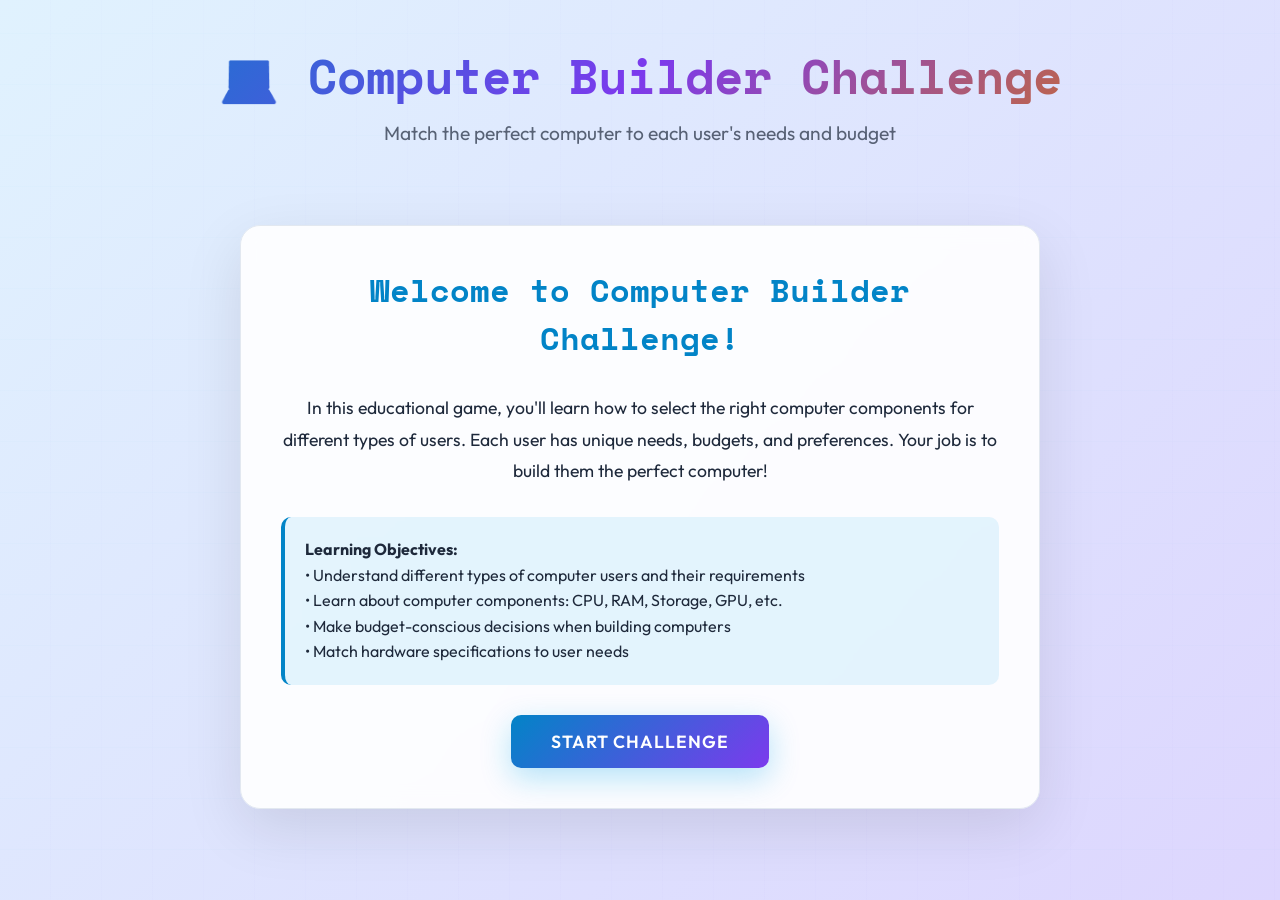
<file: assest/games/game_697278cc4cbed.html>
<!DOCTYPE html>
<html lang="en">

<head>
    <meta charset="UTF-8">
    <meta name="viewport" content="width=device-width, initial-scale=1.0">
    <title>Computer Builder Challenge - ICT Educational Game</title>
    <link rel="icon" type="image/png" href="../logo/logo1.png">
    <link
        href="https://fonts.googleapis.com/css2?family=Space+Mono:wght@400;700&family=Outfit:wght@300;400;600;700&display=swap"
        rel="stylesheet">
    <style>
        * {
            margin: 0;
            padding: 0;
            box-sizing: border-box;
        }

        :root {
            --primary: #0284c7;
            --secondary: #7c3aed;
            --accent: #d97706;
            --dark: #1e293b;
            --darker: #0f172a;
            --light: #ffffff;
            --light-bg: #f8fafc;
            --border: #e2e8f0;
            --text: #1e293b;
            --text-light: #64748b;
            --success: #059669;
            --danger: #dc2626;
        }

        body {
            font-family: 'Outfit', sans-serif;
            background: linear-gradient(135deg, #e0f2fe 0%, #ddd6fe 100%);
            color: var(--text);
            min-height: 100vh;
            overflow-x: hidden;
        }

        .container {
            max-width: 1400px;
            margin: 0 auto;
            padding: 20px;
        }

        /* Animated Background */
        .bg-pattern {
            position: fixed;
            top: 0;
            left: 0;
            width: 100%;
            height: 100%;
            opacity: 0.4;
            background-image:
                repeating-linear-gradient(0deg, transparent, transparent 50px, rgba(14, 165, 233, 0.03) 50px, rgba(14, 165, 233, 0.03) 51px),
                repeating-linear-gradient(90deg, transparent, transparent 50px, rgba(139, 92, 246, 0.03) 50px, rgba(139, 92, 246, 0.03) 51px);
            pointer-events: none;
            z-index: 0;
        }

        /* Header */
        .header {
            text-align: center;
            padding: 40px 20px;
            position: relative;
            z-index: 1;
        }

        .header h1 {
            font-family: 'Space Mono', monospace;
            font-size: 3rem;
            background: linear-gradient(135deg, var(--primary), var(--secondary), var(--accent));
            -webkit-background-clip: text;
            -webkit-text-fill-color: transparent;
            background-clip: text;
            margin-bottom: 10px;
            animation: glow 2s ease-in-out infinite alternate;
        }

        @keyframes glow {
            from {
                filter: drop-shadow(0 0 10px rgba(14, 165, 233, 0.5));
            }

            to {
                filter: drop-shadow(0 0 20px rgba(139, 92, 246, 0.8));
            }
        }

        .header p {
            font-size: 1.2rem;
            color: var(--text);
            opacity: 0.7;
        }

        /* Page Container */
        .page {
            display: none;
            animation: fadeIn 0.5s ease-in;
            position: relative;
            z-index: 1;
        }

        .page.active {
            display: block;
        }

        @keyframes fadeIn {
            from {
                opacity: 0;
                transform: translateY(20px);
            }

            to {
                opacity: 1;
                transform: translateY(0);
            }
        }

        /* Card Styles */
        .card {
            background: rgba(255, 255, 255, 0.9);
            backdrop-filter: blur(10px);
            border: 1px solid var(--border);
            border-radius: 20px;
            padding: 40px;
            margin: 20px auto;
            max-width: 800px;
            box-shadow: 0 20px 60px rgba(0, 0, 0, 0.1);
        }

        .card h2 {
            font-family: 'Space Mono', monospace;
            font-size: 2rem;
            margin-bottom: 30px;
            color: var(--primary);
            text-align: center;
        }

        /* User Profile Display */
        .profile-card {
            background: linear-gradient(135deg, rgba(14, 165, 233, 0.08), rgba(139, 92, 246, 0.08));
            border: 2px solid var(--primary);
            border-radius: 15px;
            padding: 30px;
            margin: 30px 0;
            display: grid;
            grid-template-columns: auto 1fr;
            gap: 30px;
            align-items: center;
        }

        .profile-avatar {
            width: 120px;
            height: 120px;
            border-radius: 50%;
            background: linear-gradient(135deg, var(--primary), var(--secondary));
            display: flex;
            align-items: center;
            justify-content: center;
            font-size: 3rem;
            font-weight: bold;
            color: white;
        }

        .profile-info {
            display: flex;
            flex-direction: column;
            gap: 10px;
        }

        .profile-info-row {
            display: flex;
            gap: 15px;
            flex-wrap: wrap;
        }

        .profile-tag {
            background: rgba(14, 165, 233, 0.1);
            padding: 8px 16px;
            border-radius: 20px;
            font-size: 0.95rem;
            border: 1px solid var(--border);
            color: var(--text);
        }

        .profile-tag strong {
            color: var(--accent);
            margin-right: 5px;
        }

        /* Buttons */
        .btn {
            font-family: 'Outfit', sans-serif;
            font-size: 1.1rem;
            padding: 15px 40px;
            border: none;
            border-radius: 10px;
            cursor: pointer;
            transition: all 0.3s ease;
            font-weight: 600;
            text-transform: uppercase;
            letter-spacing: 1px;
            position: relative;
            overflow: hidden;
        }

        .btn-primary {
            background: linear-gradient(135deg, var(--primary), var(--secondary));
            color: white;
            box-shadow: 0 10px 30px rgba(14, 165, 233, 0.3);
        }

        .btn-primary:hover {
            transform: translateY(-3px);
            box-shadow: 0 15px 40px rgba(14, 165, 233, 0.5);
        }

        .btn-secondary {
            background: rgba(255, 255, 255, 0.9);
            color: var(--primary);
            border: 2px solid var(--primary);
        }

        .btn-secondary:hover {
            background: rgba(14, 165, 233, 0.1);
            transform: translateY(-2px);
        }

        .button-group {
            display: flex;
            gap: 20px;
            justify-content: center;
            margin-top: 30px;
        }

        /* Choice Cards */
        .choice-grid {
            display: grid;
            grid-template-columns: repeat(auto-fit, minmax(250px, 1fr));
            gap: 20px;
            margin: 30px 0;
        }

        .choice-card {
            background: rgba(255, 255, 255, 0.9);
            border: 2px solid var(--border);
            border-radius: 15px;
            padding: 30px;
            cursor: pointer;
            transition: all 0.3s ease;
            text-align: center;
            position: relative;
        }

        .choice-card:hover {
            transform: translateY(-5px);
            border-color: var(--primary);
            box-shadow: 0 15px 40px rgba(14, 165, 233, 0.2);
        }

        .choice-card.selected {
            background: rgba(14, 165, 233, 0.1);
            border-color: var(--primary);
            border-width: 3px;
        }

        .choice-icon {
            font-size: 4rem;
            margin-bottom: 15px;
        }

        .choice-card h3 {
            font-size: 1.5rem;
            margin-bottom: 10px;
            color: var(--accent);
        }

        .choice-card p {
            font-size: 0.95rem;
            opacity: 0.7;
            line-height: 1.6;
            color: var(--text);
        }

        /* Builder Interface */
        .builder-layout {
            display: grid;
            grid-template-columns: 300px 1fr 300px;
            gap: 20px;
            margin-top: 20px;
        }

        .builder-sidebar {
            background: rgba(255, 255, 255, 0.9);
            backdrop-filter: blur(10px);
            border: 1px solid var(--border);
            border-radius: 15px;
            padding: 20px;
            height: fit-content;
            position: sticky;
            top: 20px;
        }

        .builder-sidebar h3 {
            font-family: 'Space Mono', monospace;
            color: var(--accent);
            margin-bottom: 20px;
            font-size: 1.3rem;
        }

        .component-option {
            background: rgba(14, 165, 233, 0.05);
            border: 1px solid var(--border);
            border-radius: 10px;
            padding: 15px;
            margin-bottom: 15px;
            cursor: pointer;
            transition: all 0.3s ease;
        }

        .component-option:hover {
            background: rgba(14, 165, 233, 0.1);
            border-color: var(--primary);
        }

        .component-option.selected {
            background: rgba(14, 165, 233, 0.15);
            border-color: var(--primary);
            border-width: 2px;
        }

        .component-name {
            font-weight: 600;
            color: var(--text);
            margin-bottom: 5px;
        }

        .component-price {
            color: var(--accent);
            font-weight: 700;
            font-size: 1.1rem;
        }

        .component-specs {
            font-size: 0.85rem;
            opacity: 0.6;
            margin-top: 5px;
            color: var(--text);
        }

        /* Center Build Area */
        .builder-center {
            background: rgba(255, 255, 255, 0.9);
            backdrop-filter: blur(10px);
            border: 1px solid var(--border);
            border-radius: 15px;
            padding: 30px;
        }

        .device-preview {
            text-align: center;
            margin-bottom: 30px;
        }

        .device-image {
            width: 100%;
            max-width: 500px;
            height: 300px;
            background: rgba(14, 165, 233, 0.05);
            border-radius: 15px;
            display: flex;
            align-items: center;
            justify-content: center;
            margin: 0 auto 20px;
            font-size: 8rem;
            border: 2px solid var(--border);
        }

        .selected-components {
            background: rgba(14, 165, 233, 0.05);
            border-radius: 10px;
            padding: 20px;
        }

        .selected-components h4 {
            color: var(--primary);
            margin-bottom: 15px;
            font-size: 1.2rem;
        }

        .component-item {
            display: flex;
            justify-content: space-between;
            padding: 10px;
            margin-bottom: 8px;
            background: rgba(255, 255, 255, 0.6);
            border-radius: 8px;
            font-size: 0.95rem;
            border: 1px solid var(--border);
        }

        .component-item-name {
            color: var(--text);
        }

        .component-item-value {
            color: var(--accent);
            font-weight: 600;
        }

        /* Budget Display */
        .budget-display {
            background: rgba(255, 255, 255, 0.9);
            backdrop-filter: blur(10px);
            border: 1px solid var(--border);
            border-radius: 15px;
            padding: 20px;
            height: fit-content;
            position: sticky;
            top: 20px;
        }

        .budget-display h3 {
            font-family: 'Space Mono', monospace;
            color: var(--accent);
            margin-bottom: 20px;
            font-size: 1.3rem;
        }

        .budget-item {
            margin-bottom: 20px;
            padding-bottom: 20px;
            border-bottom: 1px solid var(--border);
        }

        .budget-label {
            font-size: 0.9rem;
            opacity: 0.6;
            margin-bottom: 8px;
            color: var(--text);
        }

        .budget-value {
            font-size: 1.8rem;
            font-weight: 700;
            font-family: 'Space Mono', monospace;
        }

        .budget-value.total {
            color: var(--primary);
        }

        .budget-value.spent {
            color: var(--accent);
        }

        .budget-value.remaining {
            color: var(--success);
        }

        .budget-value.overspent {
            color: var(--danger);
        }

        .budget-bar {
            width: 100%;
            height: 30px;
            background: rgba(14, 165, 233, 0.1);
            border-radius: 15px;
            overflow: hidden;
            margin-top: 10px;
            position: relative;
            border: 1px solid var(--border);
        }

        .budget-bar-fill {
            height: 100%;
            background: linear-gradient(90deg, var(--success), var(--accent));
            transition: width 0.5s ease;
            border-radius: 15px;
        }

        .budget-bar-fill.overspent {
            background: linear-gradient(90deg, var(--danger), #dc2626);
        }

        /* Results Page */
        .results-card {
            background: linear-gradient(135deg, rgba(14, 165, 233, 0.08), rgba(139, 92, 246, 0.08));
            border: 2px solid var(--primary);
            border-radius: 20px;
            padding: 40px;
            margin: 20px 0;
        }

        .results-header {
            text-align: center;
            margin-bottom: 40px;
        }

        .results-score {
            font-size: 5rem;
            font-weight: 700;
            background: linear-gradient(135deg, var(--primary), var(--accent));
            -webkit-background-clip: text;
            -webkit-text-fill-color: transparent;
            background-clip: text;
            margin: 20px 0;
        }

        .results-grid {
            display: grid;
            grid-template-columns: repeat(auto-fit, minmax(300px, 1fr));
            gap: 20px;
            margin-top: 30px;
        }

        .result-section {
            background: rgba(255, 255, 255, 0.5);
            border-radius: 15px;
            padding: 25px;
            border: 1px solid var(--border);
        }

        .result-section h4 {
            color: var(--accent);
            margin-bottom: 15px;
            font-size: 1.3rem;
        }

        .feedback-item {
            display: flex;
            align-items: start;
            gap: 10px;
            margin-bottom: 12px;
            padding: 10px;
            background: rgba(14, 165, 233, 0.05);
            border-radius: 8px;
            border: 1px solid var(--border);
            color: var(--text);
        }

        .feedback-icon {
            font-size: 1.3rem;
        }

        .category-tabs {
            display: flex;
            gap: 10px;
            margin-bottom: 20px;
            flex-wrap: wrap;
        }

        .category-tab {
            padding: 12px 25px;
            background: rgba(255, 255, 255, 0.7);
            border: 2px solid var(--border);
            border-radius: 10px;
            cursor: pointer;
            transition: all 0.3s ease;
            font-weight: 600;
            color: var(--text);
        }

        .category-tab:hover {
            background: rgba(14, 165, 233, 0.1);
            border-color: var(--primary);
        }

        .category-tab.active {
            background: rgba(14, 165, 233, 0.15);
            border-color: var(--primary);
            color: var(--primary);
        }

        .component-list {
            display: none;
        }

        .component-list.active {
            display: block;
        }

        @media (max-width: 1200px) {
            .builder-layout {
                grid-template-columns: 1fr;
            }

            .builder-sidebar,
            .budget-display {
                position: relative;
                top: 0;
            }
        }

        @media (max-width: 768px) {
            .header h1 {
                font-size: 2rem;
            }

            .card {
                padding: 20px;
            }

            .profile-card {
                grid-template-columns: 1fr;
                text-align: center;
            }

            .choice-grid {
                grid-template-columns: 1fr;
            }

            .button-group {
                flex-direction: column;
            }

            .btn {
                width: 100%;
            }
        }
    </style>
</head>

<body>
    <div class="bg-pattern"></div>

    <div class="header">
        <h1>💻 Computer Builder Challenge</h1>
        <p>Match the perfect computer to each user's needs and budget</p>
    </div>

    <div class="container">
        <!-- Page 1: Welcome -->
        <div id="page-welcome" class="page active">
            <div class="card">
                <h2>Welcome to Computer Builder Challenge!</h2>
                <p style="text-align: center; font-size: 1.1rem; line-height: 1.8; margin: 30px 0;">
                    In this educational game, you'll learn how to select the right computer components
                    for different types of users. Each user has unique needs, budgets, and preferences.
                    Your job is to build them the perfect computer!
                </p>
                <div
                    style="background: rgba(14, 165, 233, 0.1); border-left: 4px solid var(--primary); padding: 20px; border-radius: 10px; margin: 30px 0;">
                    <p style="font-size: 1rem; line-height: 1.6;">
                        <strong>Learning Objectives:</strong><br>
                        • Understand different types of computer users and their requirements<br>
                        • Learn about computer components: CPU, RAM, Storage, GPU, etc.<br>
                        • Make budget-conscious decisions when building computers<br>
                        • Match hardware specifications to user needs
                    </p>
                </div>
                <div class="button-group">
                    <button class="btn btn-primary" onclick="startGame()">Start Challenge</button>
                </div>
            </div>
        </div>

        <!-- Page 2: User Profile -->
        <div id="page-profile" class="page">
            <div class="card">
                <h2>Meet Your User</h2>
                <div class="profile-card" id="profileCard"></div>
                <div class="button-group">
                    <button class="btn btn-secondary" onclick="generateNewUser()">🔄 Generate New User</button>
                    <button class="btn btn-primary" onclick="goToPage('page-device-choice')">Next: Choose Device Type
                        →</button>
                </div>
            </div>
        </div>

        <!-- Page 3: Device Choice -->
        <div id="page-device-choice" class="page">
            <div class="card">
                <h2>Choose Device Type</h2>
                <p style="text-align: center; margin-bottom: 30px; opacity: 0.9;">
                    Based on your user's needs, select whether they need a Desktop PC or a Laptop.
                </p>
                <div class="choice-grid">
                    <div class="choice-card" onclick="selectDevice('desktop')">
                        <div class="choice-icon">🖥️</div>
                        <h3>Desktop PC</h3>
                        <p>More powerful, upgradeable, better cooling, stationary setup. Best for gaming, video editing,
                            and heavy workloads.</p>
                    </div>
                    <div class="choice-card" onclick="selectDevice('laptop')">
                        <div class="choice-icon">💻</div>
                        <h3>Laptop</h3>
                        <p>Portable, all-in-one, battery-powered, space-efficient. Best for travel, students, and mobile
                            professionals.</p>
                    </div>
                </div>
                <div class="button-group">
                    <button class="btn btn-secondary" onclick="goToPage('page-profile')">← Back</button>
                    <button class="btn btn-primary" id="deviceNextBtn" style="display: none;"
                        onclick="goToPage('page-os-choice')">Next: Choose OS →</button>
                </div>
            </div>
        </div>

        <!-- Page 4: OS Choice -->
        <div id="page-os-choice" class="page">
            <div class="card">
                <h2>Choose Operating System</h2>
                <p style="text-align: center; margin-bottom: 30px; opacity: 0.9;">
                    Select the operating system that best fits your user's requirements.
                </p>
                <div class="choice-grid">
                    <div class="choice-card" onclick="selectOS('windows')">
                        <div class="choice-icon">🪟</div>
                        <h3>Windows</h3>
                        <p>Most compatible, wide software support, gaming-friendly. Great for general use and business.
                        </p>
                    </div>
                    <div class="choice-card" onclick="selectOS('macos')">
                        <div class="choice-icon">🍎</div>
                        <h3>macOS (Apple)</h3>
                        <p>Premium build quality, optimized performance, creative professional tools. Best for design
                            and development.</p>
                    </div>
                    <div class="choice-card" onclick="selectOS('linux')">
                        <div class="choice-icon">🐧</div>
                        <h3>Linux</h3>
                        <p>Open-source, highly customizable, developer-friendly, free. Best for programmers and tech
                            enthusiasts.</p>
                    </div>
                </div>
                <div class="button-group">
                    <button class="btn btn-secondary" onclick="goToPage('page-device-choice')">← Back</button>
                    <button class="btn btn-primary" id="osNextBtn" style="display: none;" onclick="goToBuilder()">Next:
                        Build Computer →</button>
                </div>
            </div>
        </div>

        <!-- Page 5: Builder -->
        <div id="page-builder" class="page">
            <div style="text-align: center; margin-bottom: 20px;">
                <h2 style="font-family: 'Space Mono', monospace; font-size: 2rem; color: var(--primary);">Build Your
                    Computer</h2>
                <p style="opacity: 0.9;">Select components for each category. Watch your budget!</p>
            </div>

            <div class="builder-layout">
                <!-- Left Sidebar: Component Selection -->
                <div class="builder-sidebar">
                    <h3>Select Components</h3>
                    <div class="category-tabs" id="categoryTabs"></div>
                    <div id="componentOptions"></div>
                </div>

                <!-- Center: Preview & Selected Components -->
                <div class="builder-center">
                    <div class="device-preview">
                        <div class="device-image" id="deviceImage">🖥️</div>
                        <h3 id="deviceTypeLabel" style="color: var(--accent);">Desktop PC</h3>
                    </div>
                    <div class="selected-components">
                        <h4>📦 Your Build Configuration</h4>
                        <div id="selectedComponentsList"></div>
                    </div>
                    <div class="button-group" style="margin-top: 30px;">
                        <button class="btn btn-secondary" onclick="goToPage('page-os-choice')">← Back</button>
                        <button class="btn btn-primary" onclick="submitBuild()">Submit Build ✅</button>
                    </div>
                </div>

                <!-- Right Sidebar: Budget -->
                <div class="budget-display">
                    <h3>💰 Budget Tracker</h3>
                    <div class="budget-item">
                        <div class="budget-label">Total Budget</div>
                        <div class="budget-value total" id="totalBudget">Rs. 0</div>
                    </div>
                    <div class="budget-item">
                        <div class="budget-label">Spent</div>
                        <div class="budget-value spent" id="spentBudget">Rs. 0</div>
                    </div>
                    <div class="budget-item" style="border-bottom: none;">
                        <div class="budget-label">Remaining</div>
                        <div class="budget-value remaining" id="remainingBudget">Rs. 0</div>
                        <div class="budget-bar">
                            <div class="budget-bar-fill" id="budgetBarFill" style="width: 0%;"></div>
                        </div>
                    </div>
                </div>
            </div>
        </div>

        <!-- Page 6: Results -->
        <div id="page-results" class="page">
            <div class="card">
                <div class="results-card">
                    <div class="results-header">
                        <h2>🎉 Build Complete!</h2>
                        <div class="results-score" id="finalScore">85%</div>
                        <p style="font-size: 1.2rem; opacity: 0.9;" id="scoreMessage">Good job!</p>
                    </div>

                    <div class="results-grid">
                        <div class="result-section">
                            <h4>📊 Performance Analysis</h4>
                            <div id="performanceAnalysis"></div>
                        </div>
                        <div class="result-section">
                            <h4>💵 Budget Analysis</h4>
                            <div id="budgetAnalysis"></div>
                        </div>
                    </div>

                    <div class="result-section" style="margin-top: 20px;">
                        <h4>🔧 Your Final Build</h4>
                        <div id="finalBuildSummary"></div>
                    </div>

                    <div class="button-group" style="margin-top: 40px;">
                        <button class="btn btn-secondary" onclick="goToPage('page-builder')">← Modify Build</button>
                        <button class="btn btn-primary" onclick="restartGame()">🔄 New Challenge</button>
                    </div>
                </div>
            </div>
        </div>
    </div>

    <script>
        // Game State
        let gameState = {
            user: null,
            deviceType: null,
            os: null,
            selectedComponents: {},
            totalSpent: 0
        };

        // User profiles data (budgets in Rs.)
        const professions = [
            { name: 'Graphic Designer', needs: ['gpu', 'ram'], budget: [350000, 550000], icon: '🎨' },
            { name: 'Video Editor', needs: ['gpu', 'ram', 'storage'], budget: [450000, 750000], icon: '🎬' },
            { name: 'Software Developer', needs: ['cpu', 'ram'], budget: [280000, 480000], icon: '💻' },
            { name: 'Gaming Enthusiast', needs: ['gpu', 'cpu'], budget: [400000, 650000], icon: '🎮' },
            { name: 'Student', needs: ['balanced'], budget: [120000, 250000], icon: '📚' },
            { name: 'Office Worker', needs: ['basic'], budget: [150000, 280000], icon: '📊' },
            { name: '3D Animator', needs: ['gpu', 'cpu', 'ram'], budget: [550000, 900000], icon: '🎭' },
            { name: 'Data Scientist', needs: ['cpu', 'ram', 'storage'], budget: [400000, 650000], icon: '📈' },
            { name: 'Content Creator', needs: ['gpu', 'storage'], budget: [350000, 550000], icon: '📹' },
            { name: 'Music Producer', needs: ['cpu', 'ram', 'storage'], budget: [320000, 520000], icon: '🎵' },
        ];

        const names = {
            male: ['James', 'Robert', 'Michael', 'David', 'Daniel', 'Matthew', 'Christopher', 'Andrew', 'Joshua', 'Ryan'],
            female: ['Emma', 'Olivia', 'Sophia', 'Isabella', 'Mia', 'Charlotte', 'Amelia', 'Harper', 'Evelyn', 'Ava']
        };

        // Component database - Desktop PC
        const desktopComponents = {
            processor: [
                { name: 'Intel Core i3-12100', price: 35000, gen: '12th', specs: '4 Cores, 8 Threads, 3.3GHz', performance: 60 },
                { name: 'Intel Core i5-13400', price: 65000, gen: '13th', specs: '10 Cores, 16 Threads, 2.5GHz', performance: 75 },
                { name: 'Intel Core i7-13700K', price: 115000, gen: '13th', specs: '16 Cores, 24 Threads, 3.4GHz', performance: 90 },
                { name: 'AMD Ryzen 5 5600X', price: 55000, gen: 'Zen 3', specs: '6 Cores, 12 Threads, 3.7GHz', performance: 70 },
                { name: 'AMD Ryzen 7 7700X', price: 105000, gen: 'Zen 4', specs: '8 Cores, 16 Threads, 4.5GHz', performance: 88 },
                { name: 'AMD Ryzen 9 7950X', price: 165000, gen: 'Zen 4', specs: '16 Cores, 32 Threads, 4.5GHz', performance: 98 }
            ],
            ram: [
                { name: '8GB DDR4 3200MHz', price: 8000, specs: '8GB, DDR4, 3200MHz', performance: 50 },
                { name: '16GB DDR4 3600MHz', price: 15000, specs: '16GB, DDR4, 3600MHz', performance: 70 },
                { name: '32GB DDR4 3600MHz', price: 28000, specs: '32GB, DDR4, 3600MHz', performance: 85 },
                { name: '16GB DDR5 5600MHz', price: 22000, specs: '16GB, DDR5, 5600MHz', performance: 80 },
                { name: '32GB DDR5 6000MHz', price: 45000, specs: '32GB, DDR5, 6000MHz', performance: 95 },
                { name: '64GB DDR5 6400MHz', price: 90000, specs: '64GB, DDR5, 6400MHz', performance: 100 }
            ],
            storage: [
                { name: '256GB SATA SSD', price: 6000, specs: '256GB, SATA, 550MB/s', performance: 50 },
                { name: '512GB NVMe SSD', price: 12000, specs: '512GB, NVMe, 3500MB/s', performance: 70 },
                { name: '1TB NVMe SSD', price: 22000, specs: '1TB, NVMe, 3500MB/s', performance: 85 },
                { name: '2TB NVMe Gen4 SSD', price: 45000, specs: '2TB, NVMe Gen4, 7000MB/s', performance: 95 },
                { name: '4TB NVMe Gen4 SSD', price: 95000, specs: '4TB, NVMe Gen4, 7000MB/s', performance: 100 },
                { name: '1TB HDD + 512GB SSD', price: 18000, specs: '1TB HDD + 512GB SSD', performance: 65 }
            ],
            gpu: [
                { name: 'Integrated Graphics', price: 0, specs: 'CPU Integrated', performance: 30 },
                { name: 'NVIDIA GTX 1660 Super', price: 65000, specs: '6GB GDDR6, 1408 Cores', performance: 60 },
                { name: 'NVIDIA RTX 3060', price: 90000, specs: '12GB GDDR6, Ray Tracing', performance: 75 },
                { name: 'NVIDIA RTX 4060 Ti', price: 125000, specs: '16GB GDDR6, DLSS 3', performance: 85 },
                { name: 'NVIDIA RTX 4070', price: 175000, specs: '12GB GDDR6X, DLSS 3', performance: 92 },
                { name: 'NVIDIA RTX 4080', price: 350000, specs: '16GB GDDR6X, Ray Tracing', performance: 98 },
                { name: 'AMD RX 6700 XT', price: 95000, specs: '12GB GDDR6', performance: 78 },
                { name: 'AMD RX 7800 XT', price: 160000, specs: '16GB GDDR6', performance: 90 }
            ],
            motherboard: [
                { name: 'Basic B660 Board', price: 25000, specs: 'DDR4, PCIe 4.0', performance: 60 },
                { name: 'Mid B760 Board', price: 38000, specs: 'DDR5, PCIe 4.0', performance: 75 },
                { name: 'High-end Z790 Board', price: 72000, specs: 'DDR5, PCIe 5.0, WiFi', performance: 90 },
                { name: 'AMD B550 Board', price: 30000, specs: 'DDR4, PCIe 4.0', performance: 65 },
                { name: 'AMD X670E Board', price: 65000, specs: 'DDR5, PCIe 5.0, WiFi', performance: 88 }
            ],
            psu: [
                { name: '450W Bronze PSU', price: 12000, specs: '450W, 80+ Bronze', performance: 50 },
                { name: '650W Gold PSU', price: 22000, specs: '650W, 80+ Gold, Modular', performance: 75 },
                { name: '750W Gold PSU', price: 30000, specs: '750W, 80+ Gold, Full Modular', performance: 85 },
                { name: '850W Platinum PSU', price: 42000, specs: '850W, 80+ Platinum, Full Modular', performance: 95 }
            ],
            cooling: [
                { name: 'Stock Cooler', price: 0, specs: 'Basic Air Cooling', performance: 50 },
                { name: 'Tower Air Cooler', price: 8000, specs: 'Single Fan, 150W TDP', performance: 70 },
                { name: 'Premium Air Cooler', price: 18000, specs: 'Dual Fan, 220W TDP', performance: 85 },
                { name: '240mm AIO Liquid', price: 28000, specs: '240mm Radiator', performance: 90 },
                { name: '360mm AIO Liquid', price: 42000, specs: '360mm Radiator, RGB', performance: 98 }
            ],
            pccase: [
                { name: 'Basic ATX Case', price: 12000, specs: 'ATX, 2x Fans', performance: 60 },
                { name: 'Mid-Tower RGB Case', price: 22000, specs: 'ATX, 4x RGB Fans, Glass', performance: 75 },
                { name: 'Premium Case', price: 42000, specs: 'ATX, 6x Fans, Glass, Cable Mgmt', performance: 90 }
            ]
        };

        // Component database - Laptop
        const laptopComponents = {
            processor: [
                { name: 'Intel Core i3-1215U', price: 75000, specs: '6 Cores, 8 Threads, Low Power', performance: 55 },
                { name: 'Intel Core i5-1335U', price: 95000, specs: '10 Cores, 12 Threads, Efficient', performance: 70 },
                { name: 'Intel Core i7-1365U', price: 125000, specs: '10 Cores, 12 Threads, High Perf', performance: 82 },
                { name: 'Intel Core i7-13700H', price: 165000, specs: '14 Cores, 20 Threads, Gaming', performance: 90 },
                { name: 'AMD Ryzen 5 7530U', price: 85000, specs: '6 Cores, 12 Threads, Efficient', performance: 68 },
                { name: 'AMD Ryzen 7 7840HS', price: 145000, specs: '8 Cores, 16 Threads, AI Ready', performance: 88 },
                { name: 'Apple M2', price: 175000, specs: '8-Core CPU, 10-Core GPU', performance: 92 },
                { name: 'Apple M3 Pro', price: 285000, specs: '12-Core CPU, 18-Core GPU', performance: 98 }
            ],
            ram: [
                { name: '8GB LPDDR4X', price: 0, specs: '8GB Soldered, 4266MHz', performance: 50 },
                { name: '16GB LPDDR5', price: 15000, specs: '16GB Soldered, 5200MHz', performance: 75 },
                { name: '32GB LPDDR5', price: 35000, specs: '32GB Soldered, 5200MHz', performance: 90 },
                { name: '16GB DDR5 Upgradeable', price: 12000, specs: '16GB, User Upgradeable', performance: 72 },
                { name: '32GB DDR5 Upgradeable', price: 28000, specs: '32GB, User Upgradeable', performance: 88 }
            ],
            storage: [
                { name: '256GB NVMe SSD', price: 0, specs: '256GB, Fast Boot', performance: 55 },
                { name: '512GB NVMe SSD', price: 12000, specs: '512GB, Good Balance', performance: 72 },
                { name: '1TB NVMe SSD', price: 25000, specs: '1TB, Plenty of Space', performance: 88 },
                { name: '2TB NVMe SSD', price: 55000, specs: '2TB, Maximum Storage', performance: 98 }
            ],
            display: [
                { name: '14" FHD IPS 60Hz', price: 0, specs: '1920x1080, 250 nits', performance: 55 },
                { name: '15.6" FHD IPS 144Hz', price: 18000, specs: '1920x1080, 300 nits, Gaming', performance: 72 },
                { name: '14" 2.8K OLED 90Hz', price: 35000, specs: '2880x1800, HDR, Vibrant', performance: 90 },
                { name: '16" 4K IPS 120Hz', price: 45000, specs: '3840x2400, Creator Grade', performance: 95 },
                { name: '15.6" QHD 165Hz', price: 28000, specs: '2560x1440, High Refresh', performance: 85 }
            ],
            gpu: [
                { name: 'Integrated Graphics', price: 0, specs: 'CPU Integrated', performance: 35 },
                { name: 'NVIDIA RTX 3050 Laptop', price: 25000, specs: '4GB GDDR6, Entry Gaming', performance: 60 },
                { name: 'NVIDIA RTX 4050 Laptop', price: 45000, specs: '6GB GDDR6, DLSS 3', performance: 72 },
                { name: 'NVIDIA RTX 4060 Laptop', price: 75000, specs: '8GB GDDR6, Ray Tracing', performance: 82 },
                { name: 'NVIDIA RTX 4070 Laptop', price: 115000, specs: '8GB GDDR6, High-End', performance: 92 },
                { name: 'AMD Radeon RX 7600M', price: 55000, specs: '8GB GDDR6', performance: 75 }
            ],
            battery: [
                { name: '42Wh Battery', price: 0, specs: '3-4 Hours, Basic Use', performance: 45 },
                { name: '54Wh Battery', price: 8000, specs: '5-6 Hours, All-Day Light', performance: 65 },
                { name: '72Wh Battery', price: 18000, specs: '8-10 Hours, Road Warrior', performance: 85 },
                { name: '99Wh Battery', price: 32000, specs: '12+ Hours, Maximum', performance: 98 }
            ]
        };

        // Helper to get current components based on device type
        function getComponents() {
            return gameState.deviceType === 'laptop' ? laptopComponents : desktopComponents;
        }

        // Generate random user
        function generateNewUser() {
            const gender = Math.random() > 0.5 ? 'male' : 'female';
            const age = Math.floor(Math.random() * (65 - 18 + 1)) + 18;
            const profession = professions[Math.floor(Math.random() * professions.length)];
            const firstName = names[gender][Math.floor(Math.random() * names[gender].length)];
            const budget = Math.floor(Math.random() * (profession.budget[1] - profession.budget[0] + 1)) + profession.budget[0];

            gameState.user = {
                name: firstName,
                age: age,
                gender: gender,
                profession: profession.name,
                needs: profession.needs,
                budget: budget,
                icon: profession.icon
            };

            displayUserProfile();
        }

        function displayUserProfile() {
            const profile = gameState.user;
            const avatar = profile.name.charAt(0).toUpperCase();

            const html = `
                <div class="profile-avatar">${avatar}</div>
                <div class="profile-info">
                    <h3 style="font-size: 2rem; margin-bottom: 15px; color: var(--primary);">
                        ${profile.icon} ${profile.name}
                    </h3>
                    <div class="profile-info-row">
                        <div class="profile-tag"><strong>Age:</strong> ${profile.age}</div>
                        <div class="profile-tag"><strong>Gender:</strong> ${profile.gender === 'male' ? 'Male' : 'Female'}</div>
                        <div class="profile-tag"><strong>Profession:</strong> ${profile.profession}</div>
                    </div>
                    <div class="profile-info-row">
                        <div class="profile-tag" style="background: rgba(245, 158, 11, 0.2); border-color: var(--accent);">
                            <strong>Budget:</strong> Rs. ${profile.budget.toLocaleString()}
                        </div>
                    </div>
                    <p style="margin-top: 15px; font-size: 0.95rem; opacity: 0.8; line-height: 1.6;">
                        ${getProfileDescription(profile)}
                    </p>
                </div>
            `;

            document.getElementById('profileCard').innerHTML = html;
        }

        function getProfileDescription(profile) {
            const descriptions = {
                'Graphic Designer': 'Needs a powerful GPU and ample RAM for design software like Adobe Creative Suite.',
                'Video Editor': 'Requires excellent GPU, high RAM, and fast storage for 4K video editing.',
                'Software Developer': 'Needs a fast CPU and good RAM for compiling code and running virtual machines.',
                'Gaming Enthusiast': 'Requires high-end GPU and CPU for smooth gaming at high settings.',
                'Student': 'Needs a balanced, budget-friendly system for studying and general tasks.',
                'Office Worker': 'Requires basic performance for documents, email, and web browsing.',
                '3D Animator': 'Needs top-tier GPU, CPU, and RAM for rendering complex 3D scenes.',
                'Data Scientist': 'Requires powerful CPU, high RAM, and large storage for data processing.',
                'Content Creator': 'Needs good GPU and storage for video recording and editing.',
                'Music Producer': 'Requires fast CPU, good RAM, and reliable storage for audio production.'
            };
            return descriptions[profile.profession] || 'Looking for a computer that meets their specific needs.';
        }

        function startGame() {
            generateNewUser();
            goToPage('page-profile');
        }

        function goToPage(pageId) {
            document.querySelectorAll('.page').forEach(page => page.classList.remove('active'));
            document.getElementById(pageId).classList.add('active');
            window.scrollTo(0, 0);
        }

        function selectDevice(type) {
            gameState.deviceType = type;
            document.querySelectorAll('#page-device-choice .choice-card').forEach(card => {
                card.classList.remove('selected');
            });
            event.target.closest('.choice-card').classList.add('selected');
            document.getElementById('deviceNextBtn').style.display = 'block';
        }

        function selectOS(os) {
            gameState.os = os;
            document.querySelectorAll('#page-os-choice .choice-card').forEach(card => {
                card.classList.remove('selected');
            });
            event.target.closest('.choice-card').classList.add('selected');
            document.getElementById('osNextBtn').style.display = 'block';
        }

        function goToBuilder() {
            goToPage('page-builder');
            initializeBuilder();
        }

        let currentCategory = 'processor';

        function initializeBuilder() {
            // Update device image
            const deviceIcon = gameState.deviceType === 'desktop' ? '🖥️' : '💻';
            document.getElementById('deviceImage').textContent = deviceIcon;
            document.getElementById('deviceTypeLabel').textContent =
                gameState.deviceType === 'desktop' ? 'Desktop PC' : 'Laptop';

            // Update budget display
            document.getElementById('totalBudget').textContent = `Rs. ${gameState.user.budget.toLocaleString()}`;

            // Initialize selected components
            gameState.selectedComponents = {};

            // Get categories based on device type
            const components = getComponents();
            const categories = Object.keys(components);

            // Category labels for desktop
            const desktopLabels = {
                processor: '🔲 CPU',
                ram: '💾 RAM',
                storage: '💿 Storage',
                gpu: '🎮 GPU',
                motherboard: '🔧 Motherboard',
                psu: '⚡ PSU',
                cooling: '❄️ Cooling',
                pccase: '📦 Case'
            };

            // Category labels for laptop
            const laptopLabels = {
                processor: '🔲 Processor',
                ram: '💾 RAM',
                storage: '💿 Storage',
                display: '🖥️ Display',
                gpu: '🎮 Graphics',
                battery: '🔋 Battery'
            };

            const categoryLabels = gameState.deviceType === 'laptop' ? laptopLabels : desktopLabels;

            const tabsHtml = categories.map(cat =>
                `<div class="category-tab ${cat === currentCategory ? 'active' : ''}" onclick="switchCategory('${cat}')">
                    ${categoryLabels[cat] || cat}
                </div>`
            ).join('');
            document.getElementById('categoryTabs').innerHTML = tabsHtml;

            currentCategory = categories[0];
            switchCategory(categories[0]);
            updateBudget();
        }

        function switchCategory(category) {
            currentCategory = category;

            // Update active tab
            document.querySelectorAll('.category-tab').forEach(tab => tab.classList.remove('active'));
            event?.target?.classList?.add('active');

            // Get components for current device type
            const components = getComponents();

            // Display components for this category
            const componentsHtml = components[category].map((comp, index) => `
                <div class="component-option ${gameState.selectedComponents[category]?.name === comp.name ? 'selected' : ''}" 
                     onclick="selectComponent('${category}', ${index})">
                    <div class="component-name">${comp.name}</div>
                    <div class="component-price">Rs. ${comp.price.toLocaleString()}</div>
                    <div class="component-specs">${comp.specs}</div>
                </div>
            `).join('');

            document.getElementById('componentOptions').innerHTML = componentsHtml;
        }

        function selectComponent(category, index) {
            const components = getComponents();
            const component = components[category][index];
            gameState.selectedComponents[category] = component;

            // Update UI
            switchCategory(category);
            updateSelectedComponentsList();
            updateBudget();
        }

        function updateSelectedComponentsList() {
            const components = getComponents();
            const categories = Object.keys(components);

            // Category labels for desktop
            const desktopLabels = {
                processor: 'CPU',
                ram: 'RAM',
                storage: 'Storage',
                gpu: 'GPU',
                motherboard: 'Motherboard',
                psu: 'Power Supply',
                cooling: 'Cooling',
                pccase: 'Case'
            };

            // Category labels for laptop
            const laptopLabels = {
                processor: 'Processor',
                ram: 'RAM',
                storage: 'Storage',
                display: 'Display',
                gpu: 'Graphics',
                battery: 'Battery'
            };

            const categoryLabels = gameState.deviceType === 'laptop' ? laptopLabels : desktopLabels;

            const html = categories.map(cat => {
                const comp = gameState.selectedComponents[cat];
                return `
                    <div class="component-item">
                        <span class="component-item-name">${categoryLabels[cat] || cat}:</span>
                        <span class="component-item-value">${comp ? comp.name : 'Not selected'}</span>
                    </div>
                `;
            }).join('');

            document.getElementById('selectedComponentsList').innerHTML = html;
        }

        function updateBudget() {
            const total = gameState.user.budget;
            let spent = 0;

            Object.values(gameState.selectedComponents).forEach(comp => {
                spent += comp.price;
            });

            gameState.totalSpent = spent;
            const remaining = total - spent;
            const percentage = Math.min((spent / total) * 100, 100);

            document.getElementById('spentBudget').textContent = `Rs. ${spent.toLocaleString()}`;
            document.getElementById('remainingBudget').textContent = `Rs. ${remaining.toLocaleString()}`;

            const remainingEl = document.getElementById('remainingBudget');
            const barFill = document.getElementById('budgetBarFill');

            if (remaining < 0) {
                remainingEl.classList.remove('remaining');
                remainingEl.classList.add('overspent');
                barFill.classList.add('overspent');
            } else {
                remainingEl.classList.add('remaining');
                remainingEl.classList.remove('overspent');
                barFill.classList.remove('overspent');
            }

            barFill.style.width = `${percentage}%`;
        }

        function submitBuild() {
            // Check if all components are selected based on device type
            const components = getComponents();
            const requiredComponents = Object.keys(components);
            const missing = requiredComponents.filter(cat => !gameState.selectedComponents[cat]);

            if (missing.length > 0) {
                alert(`Please select all components. Missing: ${missing.join(', ')}`);
                return;
            }

            calculateResults();
            goToPage('page-results');
        }

        function calculateResults() {
            const user = gameState.user;
            const components = gameState.selectedComponents;
            const budget = user.budget;
            const spent = gameState.totalSpent;

            // Calculate performance score
            let performanceScore = 0;
            let performanceCount = 0;
            Object.values(components).forEach(comp => {
                if (comp.performance) {
                    performanceScore += comp.performance;
                    performanceCount++;
                }
            });
            performanceScore = performanceScore / performanceCount;

            // Calculate budget efficiency
            const budgetUsed = (spent / budget) * 100;
            let budgetScore = 100;
            if (budgetUsed > 100) {
                budgetScore = Math.max(0, 100 - (budgetUsed - 100));
            } else if (budgetUsed < 70) {
                budgetScore = budgetUsed / 70 * 100;
            }

            // Calculate needs matching
            let needsScore = 70; // Base score
            if (user.needs.includes('gpu')) {
                needsScore += components.gpu.performance > 70 ? 10 : -10;
            }
            if (user.needs.includes('cpu')) {
                needsScore += components.processor.performance > 70 ? 10 : -10;
            }
            if (user.needs.includes('ram')) {
                needsScore += components.ram.performance > 70 ? 10 : -10;
            }

            const finalScore = Math.round((performanceScore * 0.4 + budgetScore * 0.3 + needsScore * 0.3));

            // Display results
            document.getElementById('finalScore').textContent = `${finalScore}%`;

            let message = '';
            if (finalScore >= 90) message = '🏆 Excellent! Perfect build!';
            else if (finalScore >= 75) message = '⭐ Great job! Well balanced!';
            else if (finalScore >= 60) message = '👍 Good effort! Room for improvement.';
            else message = '📚 Keep learning! Try again.';

            document.getElementById('scoreMessage').textContent = message;

            // Performance analysis
            const perfHtml = `
                <div class="feedback-item">
                    <div class="feedback-icon">💻</div>
                    <div>Overall Performance: ${Math.round(performanceScore)}%</div>
                </div>
                <div class="feedback-item">
                    <div class="feedback-icon">${performanceScore >= 80 ? '✅' : performanceScore >= 60 ? '⚠️' : '❌'}</div>
                    <div>${performanceScore >= 80 ? 'Excellent performance for the user\'s needs!' :
                    performanceScore >= 60 ? 'Adequate performance, but could be better.' :
                        'Performance may not meet user requirements.'}</div>
                </div>
            `;
            document.getElementById('performanceAnalysis').innerHTML = perfHtml;

            // Budget analysis
            const budgetHtml = `
                <div class="feedback-item">
                    <div class="feedback-icon">💰</div>
                    <div>Budget Used: ${budgetUsed.toFixed(1)}%</div>
                </div>
                <div class="feedback-item">
                    <div class="feedback-icon">${spent <= budget ? '✅' : '❌'}</div>
                    <div>${spent <= budget ? 'Within budget! Good planning.' :
                    `Over budget by Rs. ${(spent - budget).toLocaleString()}!`}</div>
                </div>
                <div class="feedback-item">
                    <div class="feedback-icon">💡</div>
                    <div>${budgetUsed > 95 ? 'Maximized budget efficiently!' :
                    budgetUsed > 70 ? 'Good budget utilization.' :
                        'Could have allocated more budget for better performance.'}</div>
                </div>
            `;
            document.getElementById('budgetAnalysis').innerHTML = budgetHtml;

            // Final build summary
            const summaryHtml = Object.entries(components).map(([cat, comp]) => `
                <div class="component-item">
                    <span class="component-item-name">${cat.toUpperCase()}:</span>
                    <span class="component-item-value">${comp.name} - Rs. ${comp.price.toLocaleString()}</span>
                </div>
            `).join('');
            document.getElementById('finalBuildSummary').innerHTML = summaryHtml;
        }

        function restartGame() {
            gameState = {
                user: null,
                deviceType: null,
                os: null,
                selectedComponents: {},
                totalSpent: 0
            };
            startGame();
        }

        // Initialize on load
        window.onload = function () {
            // Start at welcome page
        };
    </script>
</body>

</html>
</file>
